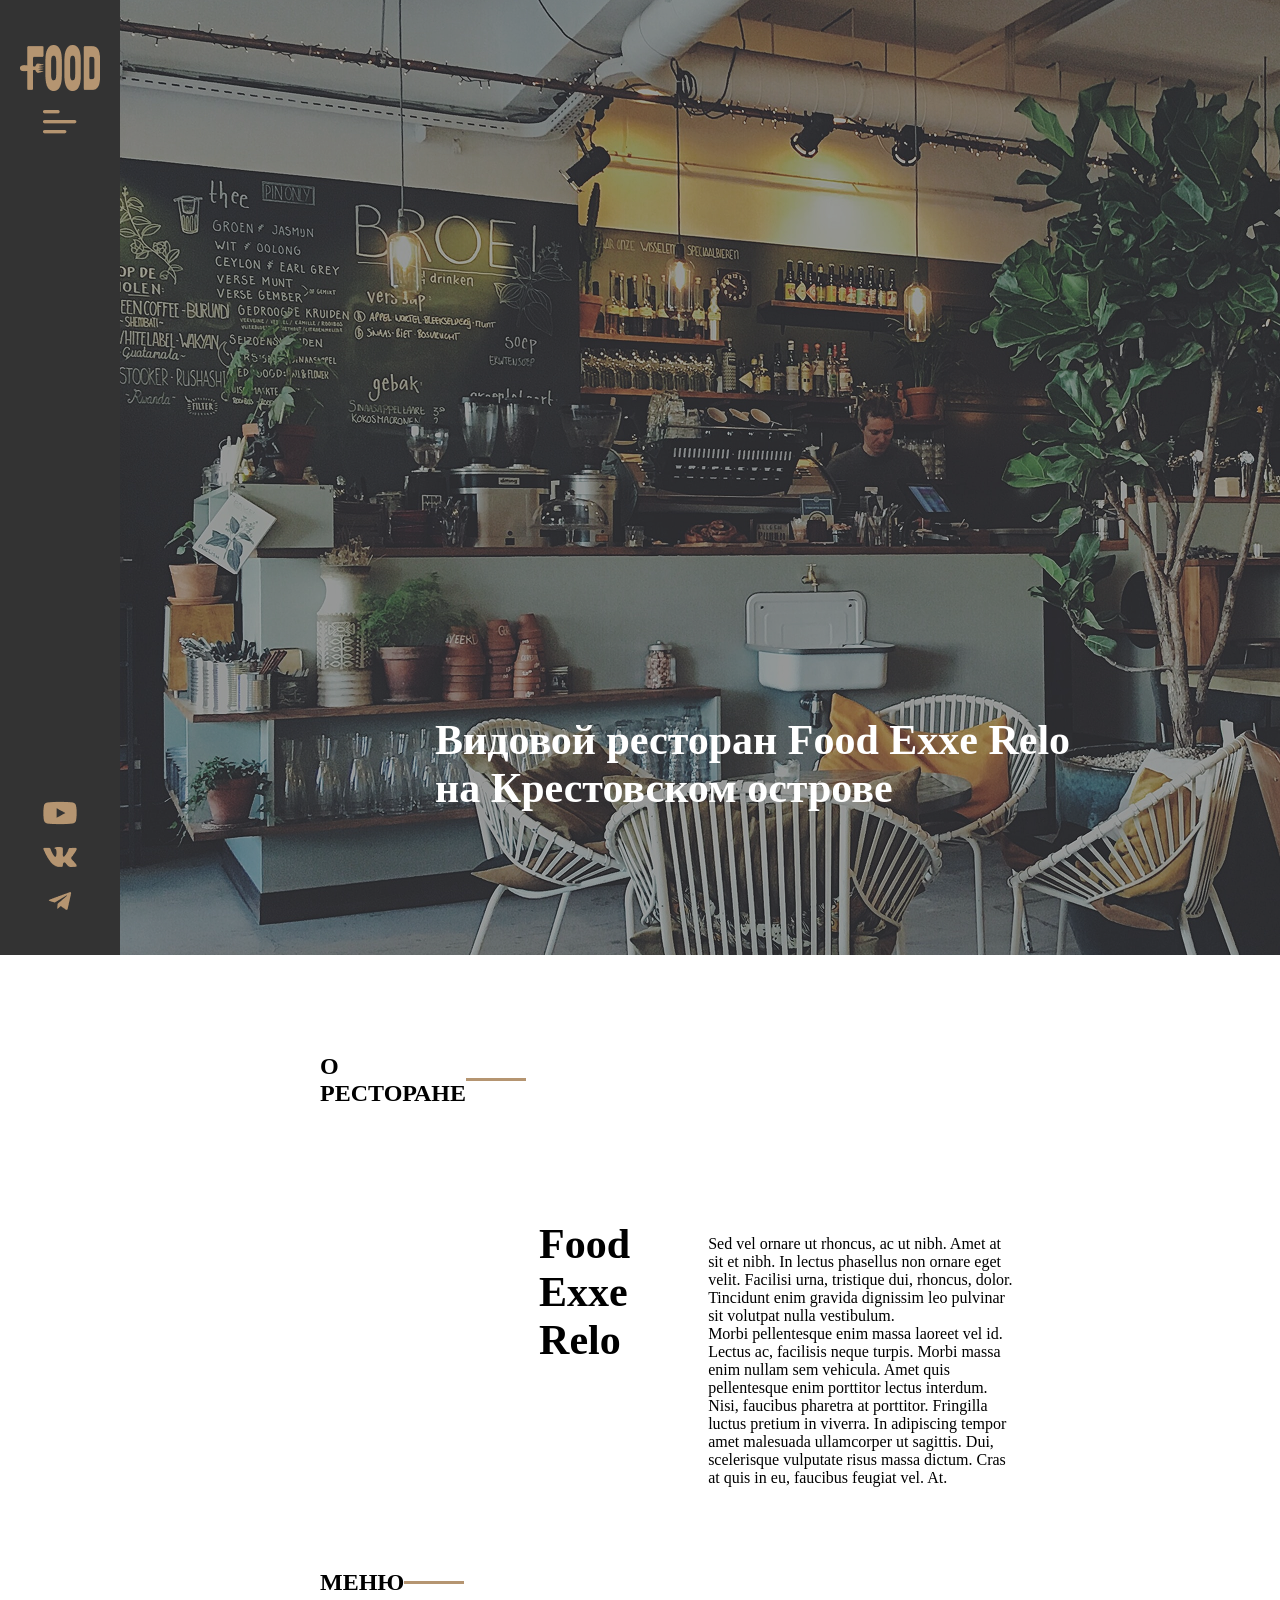
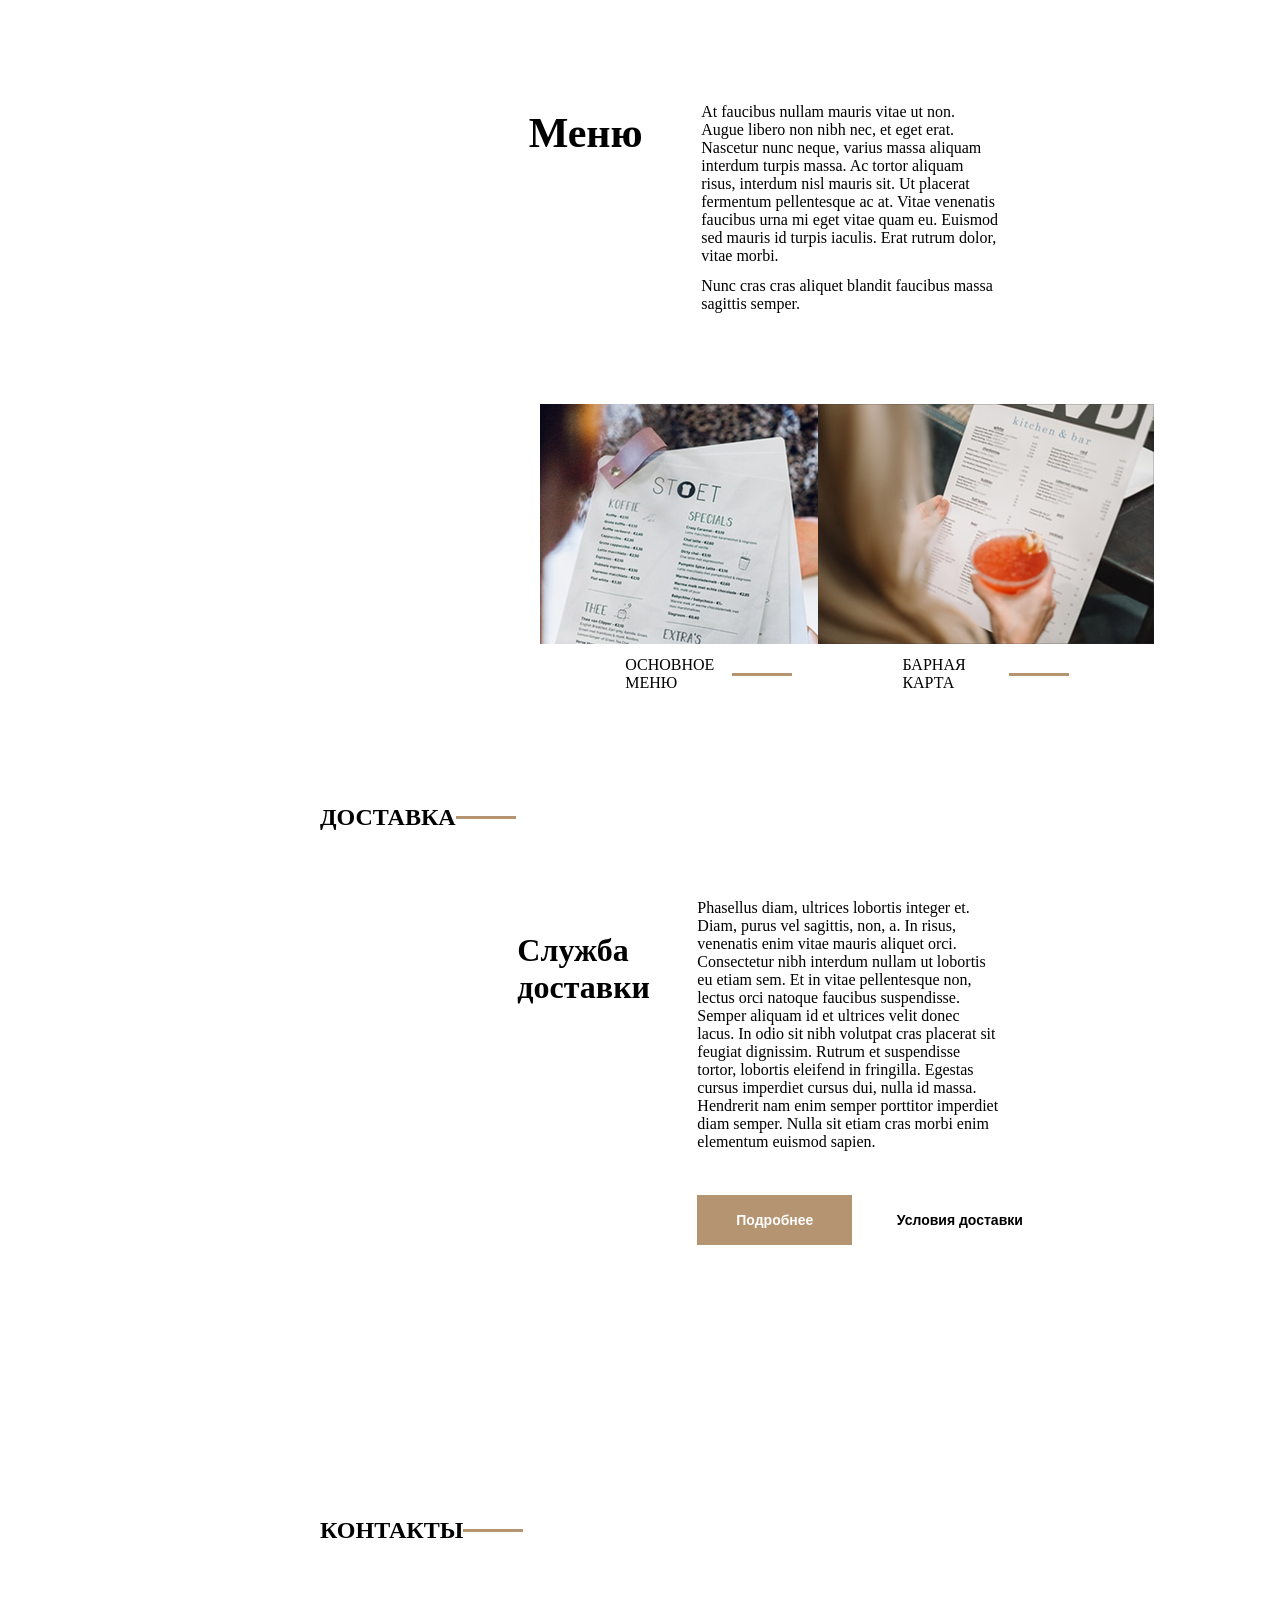
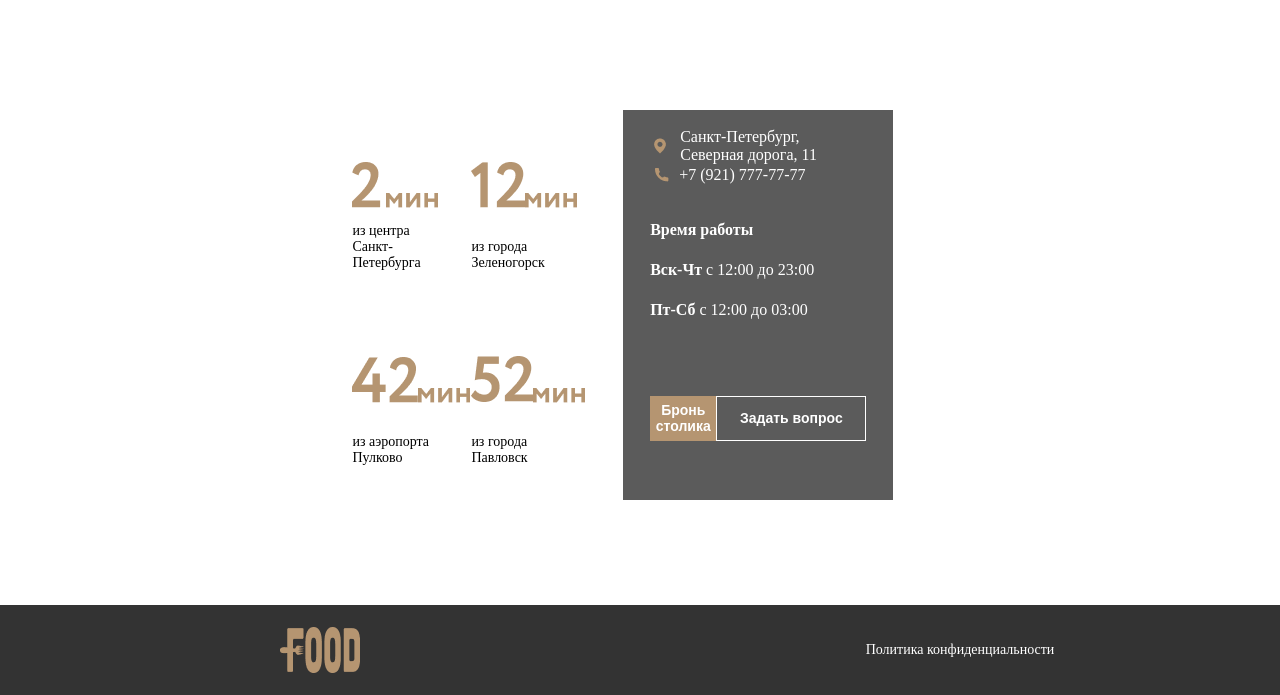
<file: index.html>
<!DOCTYPE html>
<html lang="en">
<head>
    <meta charset="UTF-8">
    <meta name="viewport" content="width=device-width, initial-scale=1.0">
    <title>Food</title>
    <link rel="stylesheet" href="style.css">
<body>
    <div class="header">
        <div class="nav1">
            <div class="nav1_top">
                <a href=""><img src="logo.png" alt="logo"></a>
                <a href="openmenu.html"><img src="Vector (1).png" alt="vector"></a>
            </div>
            <div class="nav1_bot">
                <ul>
                    <li><img src="soc-icons.png" alt=""></li>
                    <li><img src="soc-icons (1).png" alt=""></li>
                    <li><img src="soc-icons (2).png" alt=""></li>
                </ul>
            </div>
        </div>
        <div class="nav2">
            <div class="top_nav2">
                <ul>
                    <li><a href="">Меню</a></li>
                    <li><a href="delivery.html">Доставка</a></li>
                    <li><a href="">Оплата</a></li>
                    <li><a href="openmodal.html"><button>Бронь столика</button></a></li>
                </ul>
            </div>
            <div class="bot_nav2">
                <h1>
                Видовой ресторан Food Exxe Relo на Крестовском острове
            </h1>
            </div>
        </div>
        
    <!--<div class="site_name">
            <h1>
                Видовой ресторан Food Exxe Relo на Крестовском острове
            </h1>
        </div>-->
    </div>
    <div class="sec1">
        <div class="o_restorane">
            <h2>О РЕСТОРАНЕ</h2>
            <img src="Rectangle 37.png" alt="poloska">
        </div>
        <div class="o_restorane_text">
            <div class="rest_text">
                <p>Food Exxe Relo</p>
            </div>
            <div class="rest_moretext">
                <p>Sed vel ornare ut rhoncus, ac ut nibh. Amet at sit et nibh. In lectus phasellus non ornare eget velit. Facilisi urna, tristique dui, rhoncus, dolor. Tincidunt enim gravida dignissim leo pulvinar sit volutpat nulla vestibulum.</p>
                <p>Morbi pellentesque enim massa laoreet vel id. Lectus ac, facilisis neque turpis. Morbi massa enim nullam sem vehicula. Amet quis pellentesque enim porttitor lectus interdum. Nisi, faucibus pharetra at porttitor. Fringilla luctus pretium in viverra. In adipiscing tempor amet malesuada ullamcorper ut sagittis. Dui, scelerisque vulputate risus massa dictum. Cras at quis in eu, faucibus feugiat vel. At.</p>
            </div>
        </div>
    </div>
    <div class="sec2">
        <div class="top_menu">
            <h2>МЕНЮ</h2>
            <img src="Rectangle 37.png" alt="">
        </div>
        <div class="under_menu">
            <div class="topleft_menu">
                <p>Меню</p>
            </div>
            <div class="topright_menu">
                <p>At faucibus nullam mauris vitae ut non. Augue libero non nibh nec, et eget erat. Nascetur nunc neque, varius massa aliquam interdum turpis massa. Ac tortor aliquam risus, interdum nisl mauris sit. Ut placerat fermentum pellentesque ac at. Vitae venenatis faucibus urna mi eget vitae quam eu. Euismod sed mauris id turpis iaculis. Erat rutrum dolor, vitae morbi.</p>
                <p>Nunc cras cras aliquet blandit faucibus massa sagittis semper. </p>
            </div>
        </div>
        <div class="bot_menu">
            <div class="left_botmenu">
                <img src="Rectangle 40.png" alt="">
                <div class="botmenu_info">
                    <p>ОСНОВНОЕ МЕНЮ</p>
                    <img src="Rectangle 37.png" alt="">
                </div>
            </div>
            <div class="right_botmenu">
                <img src="Rectangle 42.png" alt="">
                <div class="botmenu_info">
                    <p>БАРНАЯ КАРТА</p>
                    <img src="Rectangle 37.png" alt="">
                </div>
            </div>
        </div>
    </div>
    <div class="sec3">
        <div class="delivery">
            <h2>ДОСТАВКА</h2>
            <img src="Rectangle 37.png" alt="">
        </div>
        <div class="about_delivery">
            <div class="left_delivery">
                <p>Служба
доставки</p>
            </div>
            <div class="right_delivery">
                <p>Phasellus diam, ultrices lobortis integer et. Diam, purus vel sagittis, non, a. In risus, venenatis enim vitae mauris aliquet orci. Consectetur nibh interdum nullam ut lobortis eu etiam sem. Et in vitae pellentesque non, lectus orci natoque faucibus suspendisse. Semper aliquam id et ultrices velit donec lacus. In odio sit nibh volutpat cras placerat sit feugiat dignissim. Rutrum et suspendisse tortor, lobortis eleifend in fringilla. Egestas cursus imperdiet cursus dui, nulla id massa. Hendrerit nam enim semper porttitor imperdiet diam semper. Nulla sit etiam cras morbi enim elementum euismod sapien.</p>
                <div class="delivery_but">
                    <button>Подробнее</button>
                    <div class="but2">
                        <button>Условия доставки</button>
                    </div>
                </div>
            </div>
        </div>
    </div>
    <div class="sec4">
        <div  class="contacts">
            <h2>КОНТАКТЫ</h2>
            <img src="Rectangle 37.png" alt="">
        </div>
        <div class="contacts_main">
            <div class="left_cont">
                <div  class="topContCard">
                    <div class="leftcont_card">
                        <div class="time_from">
                            <img src="2.png" alt="">
                            <img src="мин.png" alt="">
                        </div>
                        <p>из центра Санкт-Петербурга</p>
                    </div>
                    <div class="leftcont_card">
                        <div class="time_from">
                            <img src="12.png" alt="">
                            <img src="мин.png" alt="">
                        </div>
                        <p>из города Зеленогорск</p>
                    </div>
                </div>
                <div class="botContCard">
                    <div class="leftcont_card">
                        <div class="time_from">
                            <img src="42.png" alt="">
                            <img src="мин.png" alt="">
                        </div>
                        <p>из аэропорта Пулково</p>
                    </div>
                    <div  class="leftcont_card">
                        <div class="time_from">
                            <img src="52.png" alt="">
                            <img src="мин.png" alt="">
                        </div>
                        <p>из города Павловск</p>
                    </div>
                </div>
            </div>
            <div class="mid_cont">
                <div class="address_phone">
                    <div class="add_phoneCard">
                        <img src="ci_location.png" alt="">
                        <a href="">Санкт-Петербург,
Северная дорога, 11 </a>
                    </div>
                    <div class="add_phoneCard2">
                        <img src="Vector (2).png" alt="">
                        <a href="">+7 (921) 777-77-77</a>
                    </div>
                </div>
                <div class="timework">
                    <p>Время работы</p>
                    <p>Вск-Чт <span>с 12:00 до 23:00</span></p>
                    <p>Пт-Сб <span>с 12:00 до 03:00</span></p>
                </div>
                <div class="cont_buttons">
                    <button>Бронь столика</button>
                    <div class="zadat_vopros_but">
                        <button>Задать вопрос</button>
                    </div>
                </div>
            </div>
            <div class="right_cont">
                <iframe src="https://www.google.com/maps/embed?pb=!1m14!1m12!1m3!1d3259.1216179561757!2d20.443493914467666!3d54.717592707269056!2m3!1f0!2f0!3f0!3m2!1i1024!2i768!4f13.1!5e0!3m2!1sru!2sru!4v1792628806536!5m2!1sru!2sru" width="600" height="450" style="border:0;" allowfullscreen="" loading="lazy" referrerpolicy="strict-origin-when-cross-origin"></iframe>
            </div>
        </div>
    </div>
    <div class="footer">
        <ul>
            <li><img src="logo.png" alt="logo"></li>
            <li><a href=""></a>Политика конфиденциальности</li>
            <li><a href=""></a>Дизайн d-e-n.ru</li>
        </ul>
    </div>
</body>
</html>
</file>
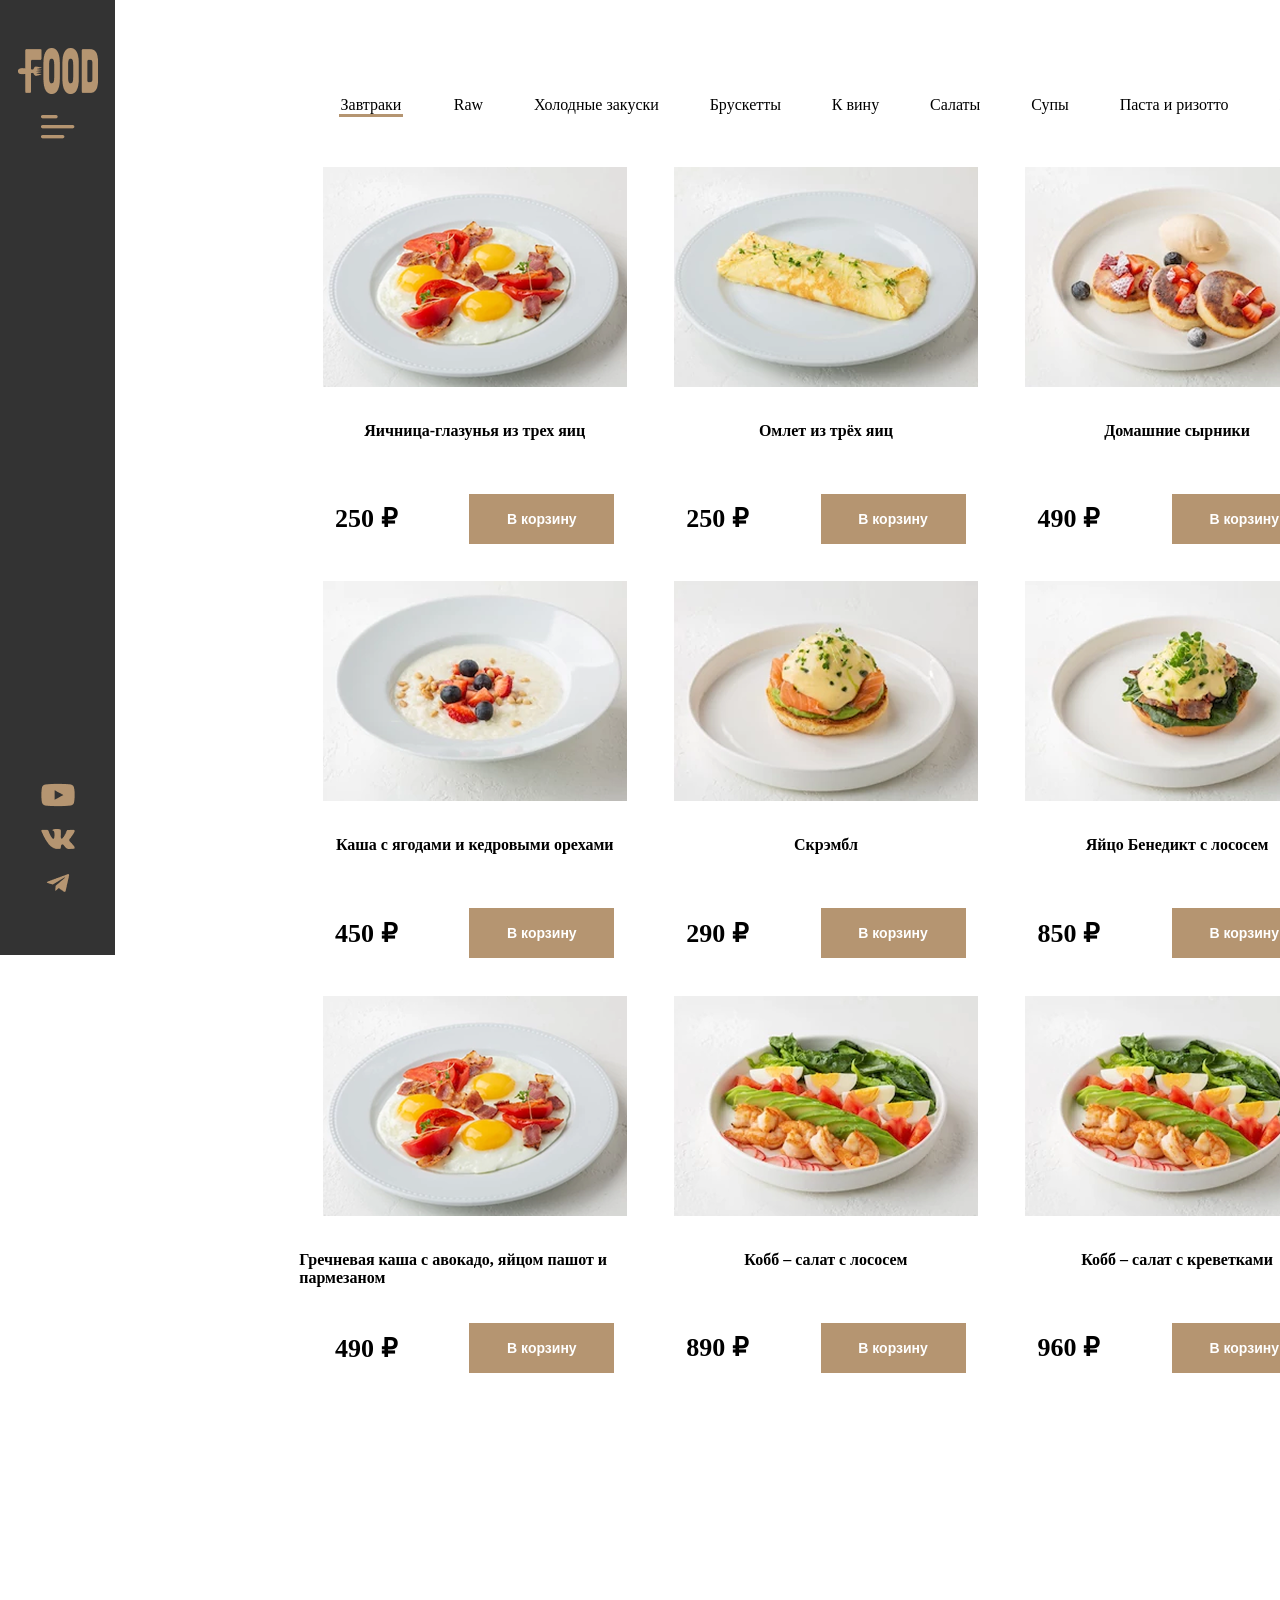
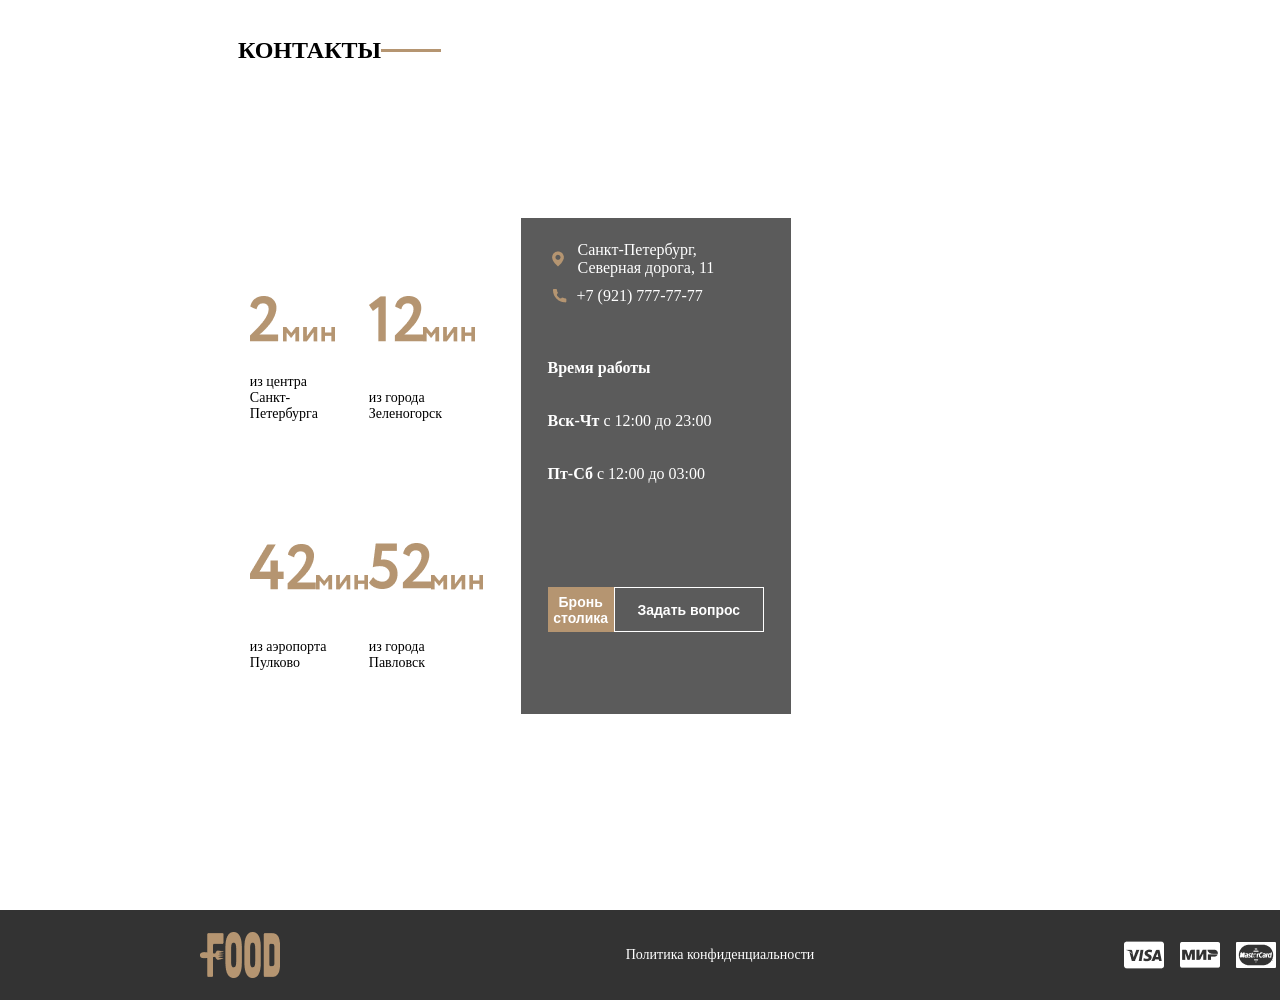
<file: delivery.html>
<!DOCTYPE html>
<html lang="en">
<head>
    <meta charset="UTF-8">
    <meta name="viewport" content="width=device-width, initial-scale=1.0">
    <title>Delivery</title>
    <link rel="stylesheet" href="style.css">
</head>
<body>
    <div class="main_delivery">
        <div class="gray_nav">
            <div class="gray_top">
                <a href=""><img src="logo.png" alt="logo"></a>
                <a href="openmenu.html"><img src="Vector (1).png" alt="vector"></a>
            </div>
            <div class="gray_bot">
                <ul>
                    <li><img src="soc-icons.png" alt=""></li>
                    <li><img src="soc-icons (1).png" alt=""></li>
                    <li><img src="soc-icons (2).png" alt=""></li>
                </ul>
            </div>
        </div>
        <div class="right_side">
            <div class="nav_info">
                <ul>
                    <li><a href="">Личный кабинет</a></li>
                    <li><a href=""><img src="Vector (3).png" alt=""></a></li>
                    <li><a href=""><img src="Vector (4).png" alt=""></a></li>
                </ul>
            </div>
            <div class="choice_of_foods">
                <div class="delivery_nav">
                    <ul>
                        <li>
                            <div class="focus_menu">
                                <a href="">Завтраки</a>
                                <img src="Rectangle 52.png" alt="">
                            </div>
                        </li>
                        <li><a href="">Raw</a></li>
                        <li><a href="">Холодные закуски</a></li>
                        <li><a href="">Брускетты</a></li>
                        <li><a href="">К вину</a></li>
                        <li><a href="">Салаты</a></li>
                        <li><a href="">Супы</a></li>
                        <li><a href="">Паста и ризотто</a></li>
                        <li><a href="">Мясо</a></li>
                        <li><a href="">Рыба</a></li>
                        <li><a href="">Grill</a></li>
                        <li><a href="">Мангал</a></li>
                        <li><a href="">Гарниры</a></li>
                    </ul>
                </div>
                <div class="breakfast_cards">
                    <div  class="menu_card">
                        <img src="Rectangle 57.png" alt="">
                        <a href="">Яичница-глазунья из трех яиц</a>
                        <div class="menucard_bot">
                            <h3>250 ₽</h3>
                            <button>В корзину</button>
                        </div>
                    </div> 
                    <div class="menu_card">
                        <img src="Rectangle 57 (1).png" alt="">
                        <a href="">Омлет из трёх яиц</a>
                        <div class="menucard_bot">
                            <h3>250 ₽</h3>
                            <button>В корзину</button>
                        </div> 
                    </div>
                    <div class="menu_card">
                        <img src="Rectangle 57 (2).png" alt="">
                        <a href="">Домашние сырники</a>
                    <div class="menucard_bot">
                        <h3>490 ₽</h3>
                        <button>В корзину</button>
                    </div>
                </div>
                    <div class="menu_card">
                        <img src="Rectangle 57 (3).png" alt="">
                        <a href="">Блины</a>
                    <div class="menucard_bot">
                        <h3>от 190 ₽</h3>
                        <button>В корзину</button>
                    </div>
                </div>
                    <div class="menu_card">
                        <img src="Rectangle 57 (4).png" alt="">
                        <a href="">Каша c ягодами и кедровыми орехами</a>
                    <div class="menucard_bot">
                        <h3>450 ₽</h3>
                        <button>В корзину</button>
                    </div>
                </div>
                    <div class="menu_card">
                        <img src="Rectangle 57 (5).png" alt="">
                        <a href="">Скрэмбл</a>
                    <div class="menucard_bot">
                        <h3>290 ₽</h3>
                        <button>В корзину</button>
                    </div>
                </div>
                    <div class="menu_card">
                        <img src="Rectangle 57 (6).png" alt="">
                        <a href="">Яйцо Бенедикт с лососем</a>
                    <div class="menucard_bot">
                        <h3>850 ₽</h3>
                        <button>В корзину</button>
                    </div>
                </div>
                    <div class="menu_card">
                        <img src="Rectangle 57 (7).png" alt="">
                        <a href="">Яйцо Бенедикт с беконом</a>
                    <div class="menucard_bot">
                        <h3>650 ₽</h3>
                        <button>В корзину</button>
                    </div>
                </div>
                    <div class="menu_card">
                        <img src="Rectangle 57 (8).png" alt="">
                        <a href="">Гречневая каша с авокадо, яйцом пашот и пармезаном</a>
                    <div class="menucard_bot">
                        <h3>490 ₽</h3>
                        <button>В корзину</button>
                    </div>
                </div>
                    <div  class="menu_card">
                        <img src="Rectangle 57 (9).png" alt="">
                        <a href="">Кобб – салат с лососем</a>
                    <div class="menucard_bot">
                        <h3>890 ₽</h3>
                        <button>В корзину</button>
                    </div>
                </div>
                    <div class="menu_card">
                        <img src="Rectangle 57 (10).png" alt="">
                        <a href="">Кобб – салат с креветками</a>
                    <div class="menucard_bot">
                        <h3>960 ₽</h3>
                        <button>В корзину</button>
                    </div>
                </div>
                </div>
            </div>
        </div>
    </div>



        <div class="cont_delivery">
        <div  class="contacts2">
            <h2>КОНТАКТЫ</h2>
            <img src="Rectangle 37.png" alt="">
        </div>
        <div class="contacts_main">
            <div class="left_cont">
                <div  class="topContCard">
                    <div class="leftcont_card">
                        <div class="time_from">
                            <img src="2.png" alt="">
                            <img src="мин.png" alt="">
                        </div>
                        <p>из центра Санкт-Петербурга</p>
                    </div>
                    <div class="leftcont_card">
                        <div class="time_from">
                            <img src="12.png" alt="">
                            <img src="мин.png" alt="">
                        </div>
                        <p>из города Зеленогорск</p>
                    </div>
                </div>
                <div class="botContCard">
                    <div class="leftcont_card">
                        <div class="time_from">
                            <img src="42.png" alt="">
                            <img src="мин.png" alt="">
                        </div>
                        <p>из аэропорта Пулково</p>
                    </div>
                    <div  class="leftcont_card">
                        <div class="time_from">
                            <img src="52.png" alt="">
                            <img src="мин.png" alt="">
                        </div>
                        <p>из города Павловск</p>
                    </div>
                </div>
            </div>
            <div class="mid_cont">
                <div class="address_phone">
                    <div class="add_phoneCard">
                        <img src="ci_location.png" alt="">
                        <a href="">Санкт-Петербург,
Северная дорога, 11 </a>
                    </div>
                    <div class="add_phoneCard2">
                        <img src="Vector (2).png" alt="">
                        <a href="">+7 (921) 777-77-77</a>
                    </div>
                </div>
                <div class="timework">
                    <p>Время работы</p>
                    <p>Вск-Чт <span>с 12:00 до 23:00</span></p>
                    <p>Пт-Сб <span>с 12:00 до 03:00</span></p>
                </div>
                <div class="cont_buttons">
                    <button>Бронь столика</button>
                    <div class="zadat_vopros_but">
                        <button>Задать вопрос</button>
                    </div>
                </div>
            </div>
            <div class="right_cont">
                <iframe src="https://www.google.com/maps/embed?pb=!1m14!1m12!1m3!1d3259.1216179561757!2d20.443493914467666!3d54.717592707269056!2m3!1f0!2f0!3f0!3m2!1i1024!2i768!4f13.1!5e0!3m2!1sru!2sru!4v1792628806536!5m2!1sru!2sru" width="600" height="450" style="border:0;" allowfullscreen="" loading="lazy" referrerpolicy="strict-origin-when-cross-origin"></iframe>
            </div>
        </div>
    </div>
    <div class="footer">
        <ul>
            <li><img src="logo.png" alt="logo"></li>
            <li><a href=""></a>Политика конфиденциальности</li>
            <li>
                <div class="logo_pay">
                    <img src="visa-svgrepo-com 1.png" alt="">
                    <img src="mir-svgrepo-com 1.png" alt="">
                    <img src="mastercard-svgrepo-com 1.png" alt="">
                </div>
            </li>
            <li><a href=""></a>Дизайн d-e-n.ru</li>
        </ul>
    </div>
</body>
</html>
</file>
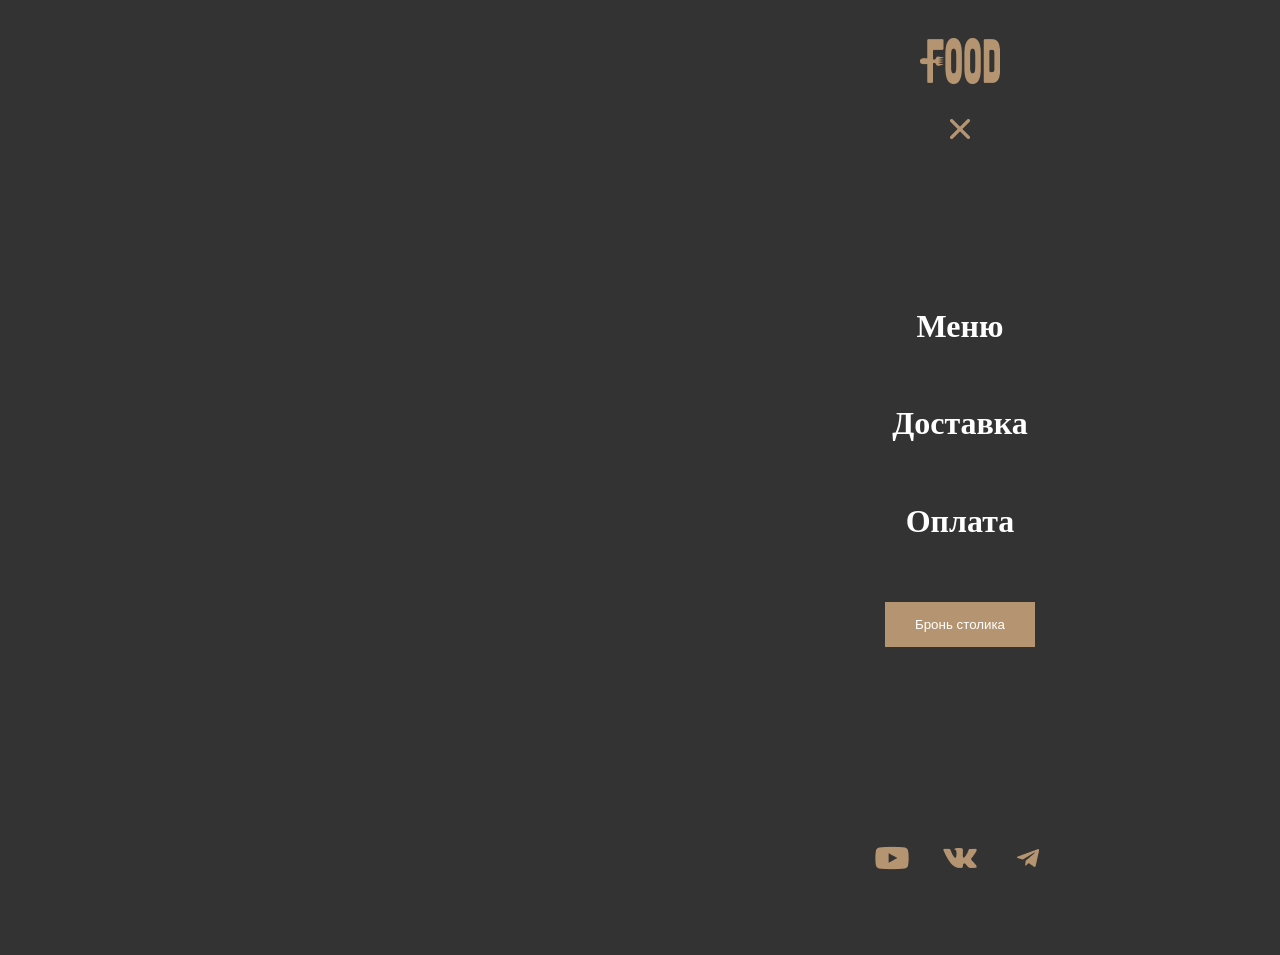
<file: openmenu.html>
<!DOCTYPE html>
<html lang="en">
<head>
    <meta charset="UTF-8">
    <meta name="viewport" content="width=device-width, initial-scale=1.0">
    <title>Open  menu</title>
    <link rel="stylesheet" href="style.css">
</head>
<body>
    <div class="open_menu">
        <div class="logo_menu">
            <ul>
                <li><img src="logo.png" alt=""></li>
                <li><a href="index.html"><img src="eva_close-fill.png" alt=""></a></li>
            </ul>
        </div>
        <div class="navigation">
            <ul>
                <li><a href=""></a>Меню</li>
                <li><a href=""></a>Доставка</li>
                <li><a href=""></a>Оплата</li>
                <li><a href=""><button>Бронь столика</button></a></li>
            </ul>
        </div>
        <div class="soc_link">
            <ul>
                <li><img src="soc-icons.png" alt=""></li>
                <li><img src="soc-icons (1).png" alt=""></li>
                <li><img src="soc-icons (2).png" alt=""></li>
            </ul>
        </div>
    </div>
</body>
</html>
</file>
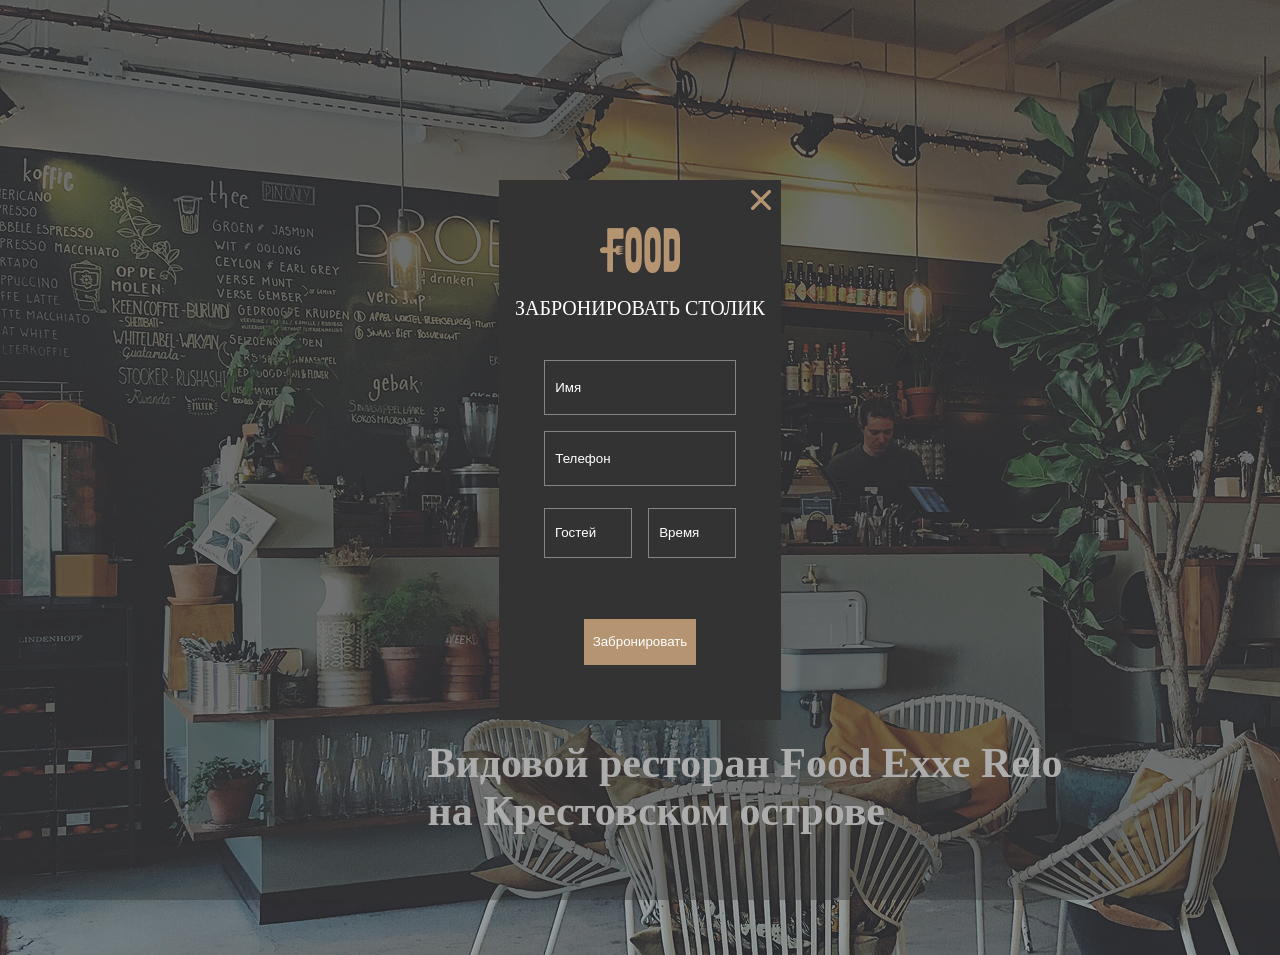
<file: openmodal.html>
<!DOCTYPE html>
<html lang="en">
<head>
    <meta charset="UTF-8">
    <meta name="viewport" content="width=device-width, initial-scale=1.0">
    <title>Document</title>
    <link rel="stylesheet" href="style.css">
</head>
<body>
    <div class="main_name">
        <h1>Видовой ресторан Food Exxe Relo <br> на Крестовском острове</h1>
    </div>
    <div class="modal_overlay">
        <div class="modal_window">
            <div class="modal_close">
                <a href="index.html"><img src="eva_close-fill.png" alt=""></a>
            </div>
            <div class="modal_logo">
                <img src="logo.png" alt="">
            </div>
            <div class="res_name">
                <p>ЗАБРОНИРОВАТЬ СТОЛИК</p>
            </div>
            <div class="modal_input">
                <div class="col_input">
                    <input placeholder="Имя" type="text">
                    <input placeholder="Телефон" type="text">
                </div>
                <div class="row_input">
                    <input placeholder="Гостей" type="text">
                    <input placeholder="Время" type="text">
                </div>
            </div>
            <div class="but_reserve">
                <button>Забронировать</button>
            </div>
        </div>
    </div>
</body>
</html>
</file>
<file: style.css>
*{
    margin: 0;
    padding: 0;
    box-sizing: border-box;
}
.header{
    width: 1920px;
    height: 955px;
    display: flex;
    justify-content: center;
    align-items: center;
    background-image: url("Rectangle 30.png");
}
.nav1{
    width: 7%;
    height: 100%;
    background-color: #333333;
    display: flex;
    justify-content: space-between;
    align-items: center;
    flex-direction: column;;
}
.nav1 img{
    cursor: pointer;
}
.nav1_top{
    display: flex;
    justify-content: center;
    align-items: center;
    flex-wrap: wrap;
    flex-direction: column;
    margin-top: 30px;
}
.nav1_top img{
    padding-top: 15px;
}
.nav1_bot{
    display: flex;
    justify-content: center;
    align-items: center;
    flex-wrap: wrap;
    flex-direction: column;
    margin-bottom: 30px;
}
.nav1_bot li{
    list-style: none;
}
.nav2{
    width: 1800px;
    height: 100%;
    display: flex;
    justify-content: space-between;
    align-items: center;
    flex-direction: column;
}
.top_nav2{
    width: 1800px;
    height: 180%;
    display: flex;
    justify-content: space-between;
    align-items: end;
    flex-direction: column;
}
.top_nav2 ul{
    width: 35%;
    height: 5%;
    display: flex;
    flex-direction: row;
    align-items: center;
    justify-content: space-around;
    list-style: none;
    margin-top: 40px;
}
.top_nav2 ul li a{
    color: white;
    text-decoration: none;
    cursor: pointer;
}
.top_nav2 ul li a button{
    background-color: #B59571;
    color: white;
    border: none;
    width: 145px;
    height: 42px;
    cursor: pointer;
}
.bot_nav2{
    width: 65%;
    height: 100%;
    display: flex;
    justify-content: center;
    align-items: start;
    flex-direction: column;   
}
.bot_nav2 h1{
    color: white;
    font-size: 42px;
    width: 55%;
    height: 40%;
}
.sec1{
    width: 80%;
    height: 600px;
    background-color: white;
    display: flex;
    justify-content: space-around;
    align-items: start;
    flex-direction: column;
    margin-left: 320px;
}
.o_restorane{
    width: 18%;
    height: 13%;
    display: flex;
    align-items: center;
    justify-content: space-between;
    margin-top: 80px;

}
.o_restorane_text{
    width: 60%;
    height: 70%;
    display: flex;
    justify-content: space-evenly;
    align-items: center;
    flex-direction: row;
    flex-wrap: wrap;
    margin-left: 150px;
}
.rest_text{
    width:100px;
    height: 240px;
    display: flex;
    justify-content: center;
    align-items: start;
    flex-wrap: wrap;
}
.rest_text p{
    font-size: 42px;
    font-weight: bold;
}
.rest_moretext{
    width: 50%;
    height: 210px;
    display: flex;
    justify-content: center;
    align-items: start;
    flex-wrap: wrap;
}
.sec2{
    width: 80%;
    height: 750px;
    background-color: white;
    display: flex;
    justify-content: space-between;
    align-items: start;
    flex-direction: column;
    margin-left: 320px;
}
.top_menu{
    width: 12%;
    height: 13%;
    display: flex;
    align-items: center;
    justify-content: space-between;
    margin-bottom: 80px;
}
.under_menu{
    width: 58%;
    height: 70%;
    display: flex;
    justify-content: space-evenly;
    align-items: center;
    flex-direction: row;
    flex-wrap: wrap;    
    margin-left: 150px;
}
.topleft_menu{
    width: 100px;
    height: 100%;
    display: flex;
    justify-content: center;
    align-items: start;
}
.topleft_menu p{
    font-size: 42px;
    font-weight: bold;
}
.topright_menu{
    width: 50%;
    height: 75%;
    display: flex;
    flex-direction: column;
    justify-content: space-evenly;
    align-items: start;
    margin-bottom: 115px;
}
.bot_menu{
    width: 58%;
    height: 70%;
    display: flex;
    justify-content: space-evenly;
    align-items: center;
    flex-direction: row;
    flex-wrap: wrap;
    margin-left: 230px;
}
.left_botmenu{
    width: 40%;
    height: 100%;
    display: flex;
    flex-direction: column;
    justify-content: space-between;
    align-items: center;
}
.botmenu_info{
    width: 70%;
    height: 30%;
    display: flex;
    justify-content: space-between;
    align-items: center;
}
.right_botmenu{
    width: 40%;
    height: 100%;
    display: flex;
    flex-direction: column;
    justify-content: space-between;
    align-items: center;
}
.sec3{
    width: 80%;
    height: 750px;
    background-color: white;
    display: flex;
    justify-content: center;
    align-items: start;
    flex-direction: column;
    margin-left: 320px;
}
.delivery{
    width: 15%;
    height: 13%;
    display: flex;
    align-items: center;
    justify-content: space-between;
}
.about_delivery{
    width: 58%;
    height: 70%;
    display: flex;
    justify-content: space-evenly;
    align-items: center;
    flex-direction: row;
    flex-wrap: wrap;    
    margin-left: 150px;
}
.left_delivery{
    width: 100px;
    height: 75%;
    display: flex;
    justify-content: center;
    align-items: start;
}
.left_delivery p{
    font-size: 32px;
    font-weight: bold;
}
.right_delivery{
    width: 51%;
    height: 75%;
    display: flex;
    flex-direction: column;
    justify-content: center;
    align-items: start;
    margin-bottom: 110px;
}
.delivery_but{
    width: 100%;
    height: 25%;
    display: flex;
    justify-content: space-between;
    align-items: center;
    margin-top: 40px;
    cursor: pointer;

}
.delivery_but{
    width: 340px;
    height: 58px;
}
.delivery_but button{
    width: 155px;
    height: 50px;
    font-size: 14px;
    font-weight: bold;
    background-color: #B59571;
    color: white;
    border: none;
    cursor: pointer;
}
.but2 button{
    background-color: white;
    color: black;
    cursor: pointer;
}
.sec4{
    width: 80%;
    height: 750px;
    background-color: white;
    display: flex;
    justify-content: center;
    align-items: start;
    flex-direction: column;
    margin-left: 320px;
}
.contacts{
    width: 16%;
    height: 20%;
    display: flex;
    flex-direction: row;
    justify-content: space-between;
    align-items: center;
}
.contacts_main{
    width: 80%;
    height: 80%;
    display: flex;
    flex-direction: row;
    justify-content: space-between;
    align-items: center;
    position: relative;
}
.left_cont{
    width: 33%;
    height: 65%;
    display: flex;
    flex-direction: column;
    justify-content: space-between;
    align-items: center;
}
.topContCard{
    width: 100%;
    height: 50%;
    display: flex;
    flex-direction: row;
    justify-content: space-evenly;
    align-items: center;
}
.botContCard{
    width: 100%;
    height: 50%;
    display: flex;
    flex-direction: row;
    justify-content: space-evenly;
    align-items: center;
}
.leftcont_card{
    width: 32%;
    height: 65%;
    display: flex;
    justify-content: space-between;
    align-items: start;
    flex-direction: column;
}
.time_from{
    width: 100%;
    height: 50%;
    display: flex;
    flex-direction: row;
    justify-content: space-between;
    align-items: end;
}
.leftcont_card p{
    font-size: 14px;
    font-weight: normal;
}
.mid_cont{
    width: 33%;
    height: 65%;
    display: flex;
    flex-direction: column;
    justify-content: space-around;
    align-items: center;
    background-color: #5B5B5B;
    color: white;
    z-index: 2;
}
.address_phone{
    width: 80%;
    height: 15%;
    display: flex;
    flex-direction: column;
    justify-content: space-between;
    align-items: start;
}
.address_phone a{
    text-decoration: none;
    color: white;
    padding-left: 10px;
}
.add_phoneCard{
    width: 91%;
    height: 100%;
    display: flex;
    flex-direction: row;
    justify-content: start;
    align-items: center;
}
.add_phoneCard2{
    width: 91%;
    height: 100%;
    display: flex;
    flex-direction: row;
    justify-content: start;
    align-items: center;
}
.add_phoneCard2 img{
    padding-left: 5px;
}
.timework{
    width: 80%;
    height: 25%;
    display: flex;
    flex-direction: column;
    justify-content: space-between;
    align-items: start;
}
.timework p{
    font-size: 16px;
    font-weight: bold;
}
.timework span{
    font-weight: normal;
}
.cont_buttons{
    width: 80%;
    height: 33%;
    display: flex;
    flex-direction: row;
    justify-content: space-between;
    align-items: center;
}
.cont_buttons button{
    width: 150px;
    height: 45px;
    border: none;
    background-color: #B59571;
    color: white;
    cursor: pointer;
    font-size: 14px;
    font-weight: bold;
}
.zadat_vopros_but button{
    width: 150px;
    height: 45px;
    border: 1px solid white;
    background-color: #5B5B5B;
    cursor: pointer;
}
.right_cont{
    width: 26%;
    height: 50%;
    display: flex;
    justify-content: center;
    align-items: end;
    margin-top: 140px;
}
.right_cont iframe{
    width: 60%;
    height: 80%;
    position: absolute;
    z-index: 1;
}
.footer{
    width: 1920px;
    height: 90px;
    background-color: #333333;
    display: flex;
    flex-direction: column;
    justify-content: center;
    align-items: center;
}
.footer ul{
    width: 100%;
    height: 100%;
    display: flex;
    flex-direction: row;
    align-items: center;
    justify-content: space-around;
}
.footer ul li{
    width: 100%;
    height: 100%;
    list-style: none;
    color: white;
    font-size: 14px;
    display: flex;
    justify-content: center;
    align-items: center;
    cursor: pointer;
}
.open_menu{
    width: 1920px;
    height: 955px;
    display: flex;
    justify-content: center;
    align-items: center;
    background-color: #333333;
    flex-direction: column;
}
.logo_menu{
    display: flex;
    justify-content: center;
    align-items: center;
    width: 80%;
    height: 20%;
}
.logo_menu ul{
    width: 15%;
    height: 60%;
    display: flex;
    justify-content: space-between;
    align-items: center;
    flex-direction: column;
    list-style: none;
}
.logo_menu ul li{
    display: flex;
    justify-content: space-around;
    align-items: center;
    cursor: pointer;
}
.navigation{
    width: 80%;
    height: 60%;
    display: flex;
    justify-content: center;
    align-items: center;
}
.navigation ul{
    width: 50%;
    height: 80%;
    display: flex;
    justify-content: space-evenly;
    align-items: center;
    flex-direction: column;
    list-style: none;
}
.navigation ul li{
    display: flex;
    justify-content: space-around;
    align-items: center;
    color: white;
    font-size: 32px;
    font-weight: bold;
    cursor: pointer;
}
.navigation ul li button{
    width: 150px;
    height: 45px;
    background-color: #B59571;
    color: white;
    border: none;
    cursor: pointer;
}
.soc_link{
    width: 80%;
    height: 20%;
    display: flex;
    justify-content: center;
    align-content: center;
}
.soc_link ul{
    width: 15%;
    height: 100%;
    list-style: none;
    display: flex;
    justify-content: space-evenly;
    align-items: center;
}
.soc_link ul li{
    cursor: pointer;
}
.main_name{
    width: 1920px;
    height: 955px;
    display: flex;
    justify-content: end;
    align-items: center;
    flex-direction: column;
    background-image: url('Rectangle 30.png');
    background-size: cover;
}
.main_name h1{
    margin-bottom: 120px;
    margin-right: 430px;
    color: white;
    font-size: 42px;
}
.modal_overlay{
    position: fixed;
    background-color: rgba(51,51,51, 0.4);
    display: flex;
    align-items: center;
    justify-content: center;
    z-index: 999;
    top: 0; left: 0; right: 0; bottom: 0;
}
.modal_window{
    width: 22%;
    height: 60%;
    background-color: #333333;
    display: flex;
    flex-direction: column;
    justify-content: start;
    align-items: center;
}

.modal_close{
    width: 100%;
    height: 9%;
    display: flex;
    justify-content: end;
    align-items: start;
}
.modal_lofo{
    display: flex;
    align-items: center;
    justify-content: center;
}
.res_name{
    display: flex;
    align-items: center;
    justify-content: center;
    margin-top: 20px;
    margin-bottom: 10px;
}
.res_name p{
    font-size: 20px;
    color: white;
}
.modal_input{
    width: 100%;
    height: 45%;
    display: flex;
    justify-content: space-evenly;
    align-items: center;
    flex-direction: column;
}
.col_input{
    width: 80%;
    height: 100%;
    display: flex;
    justify-content: space-evenly;
    align-items: center;
    flex-direction: column;
    margin-top: 15px;
}
.col_input input{
    width: 85%;
    height: 55px;
    background-color: #333333;
    border: 1px solid rgba(255,255,255, 0.4);
    padding-left: 10px;
}
.col_input input::placeholder{
    color: white;
}
.row_input{
    width: 80%;
    height: 40%;
    display: flex;
    justify-content: space-evenly;
    align-items: center;
    flex-wrap: wrap;
}
.row_input input{
    width: 39%;
    height: 50px;
    background-color: #333333;
    border: 1px solid rgba(255,255,255, 0.4);
    padding-left: 10px;
}
.row_input input::placeholder{
    color: white;
}
.but_reserve{
    width: 80%;
    height: 30%;
    display: flex;
    justify-content: center;
    align-items: center;
}
.but_reserve button{
    background-color: #B59571;
    color: white;
    border: none;
    width: 50%;
    height: 30%;
    cursor: pointer;
}
.main_delivery{
    width: 1920px;
    height: 955px;
    display: flex;
    flex-direction: row;
    justify-content: start;
    align-items: center;
}
.gray_nav{
    width: 6%;
    height: 100%;
    background-color: #333333;
    display: flex;
    flex-direction: column;
    justify-content: space-around;
    align-items: center;
}
.gray_top{
    width: 100%;
    height: 10%;
    display: flex;
    flex-direction: column;
    justify-content: space-between;
    align-items: center;
}
.gray_bot{
    width: 100%;
    height: 70%;
    display: flex;
    justify-content: center;
    align-items: end;
}
.gray_bot ul{
    list-style: none;
}

.right_side{
    width: 94%;
    height: 100%;
    display: flex;
    flex-direction: column;
    justify-content: start;
    align-items: center;
}
.nav_info{
    width: 100%;
    height: 10%;
    display: flex;
    flex-direction: row;
    justify-content: end;
    align-items: start;
    margin-right: 300px;
}
.nav_info ul{
    width: 15%;
    height: 100%;
    display: flex;
    flex-direction: row;
    justify-content: space-evenly;
    align-items: center;
    list-style: none;
}
.nav_info ul li a{
    text-decoration: none;
    color: black;
}
.choice_of_foods{
    width: 94%;
    height: 90%;
    display: flex;
    flex-direction: column;
    justify-content: start;
    align-items: center;
}
.delivery_nav{
    width: 80%;
    height: 10%;
    display: flex;
    flex-direction: row;
    justify-content: center;
    align-items: start;
}
.delivery_nav ul{
    width: 100%;
    height: 100%;
    display: flex;
    flex-direction: row;
    justify-content: space-between;
    align-items: center;
    list-style: none;
}
.delivery_nav ul li{
    width: auto;
    height: 100%;
}
.delivery_nav ul li a{
    text-decoration: none;
    color: black;
}
.focus_menu{
    width: auto;
    height: 30%;
    display: flex;
    flex-direction: column;
    justify-content: space-between;
    align-items: center;
}
.breakfast_cards{
    width: 90%;
    height: 120%;
    display: flex;
    justify-content: start;
    align-items: center;
    flex-wrap: wrap;
    margin-top: 50px;
    margin-left: 90px;
}
.menu_card{
    width: 23%;
    height: 42%;
    display: flex;
    flex-direction: column;
    align-items: center;
    justify-content: center;
}
.menu_card a{
    text-decoration: none;
    color: black;
    font-weight: bold;
    font-size: 16px;
    margin-top: 35px;
}
.menucard_bot{
    width: 100%;
    height: 30%;
    display: flex;
    flex-direction: row;
    justify-content: space-around;
    align-items: center;
    margin-top: auto;
}
.menucard_bot h3{
    font-size: 26px;
}
.menucard_bot button{
    width: 145px;
    height: 50px;
    font-size: 14px;
    font-weight: bold;
    border: none;
    background-color: #B59571;
    color: white;
    cursor: pointer;
}
.cont_delivery{
    width: 80%;
    height: 955px;
    display: flex;
    justify-content: center;
    align-items: center;
    flex-direction: column;
    margin-top: 600px;
    margin-left: 115px;
}
.contacts2{
    width: 16%;
    height: 7%;
    display: flex;
    flex-direction: row;
    justify-content: space-around;
    align-items: center;
    margin-right: 60%;
}
.logo_pay{
    width: 35%;
    height: 100%;
    display: flex;
    flex-direction: row;
    justify-content: space-around;
    align-items: center;
}
</file>
